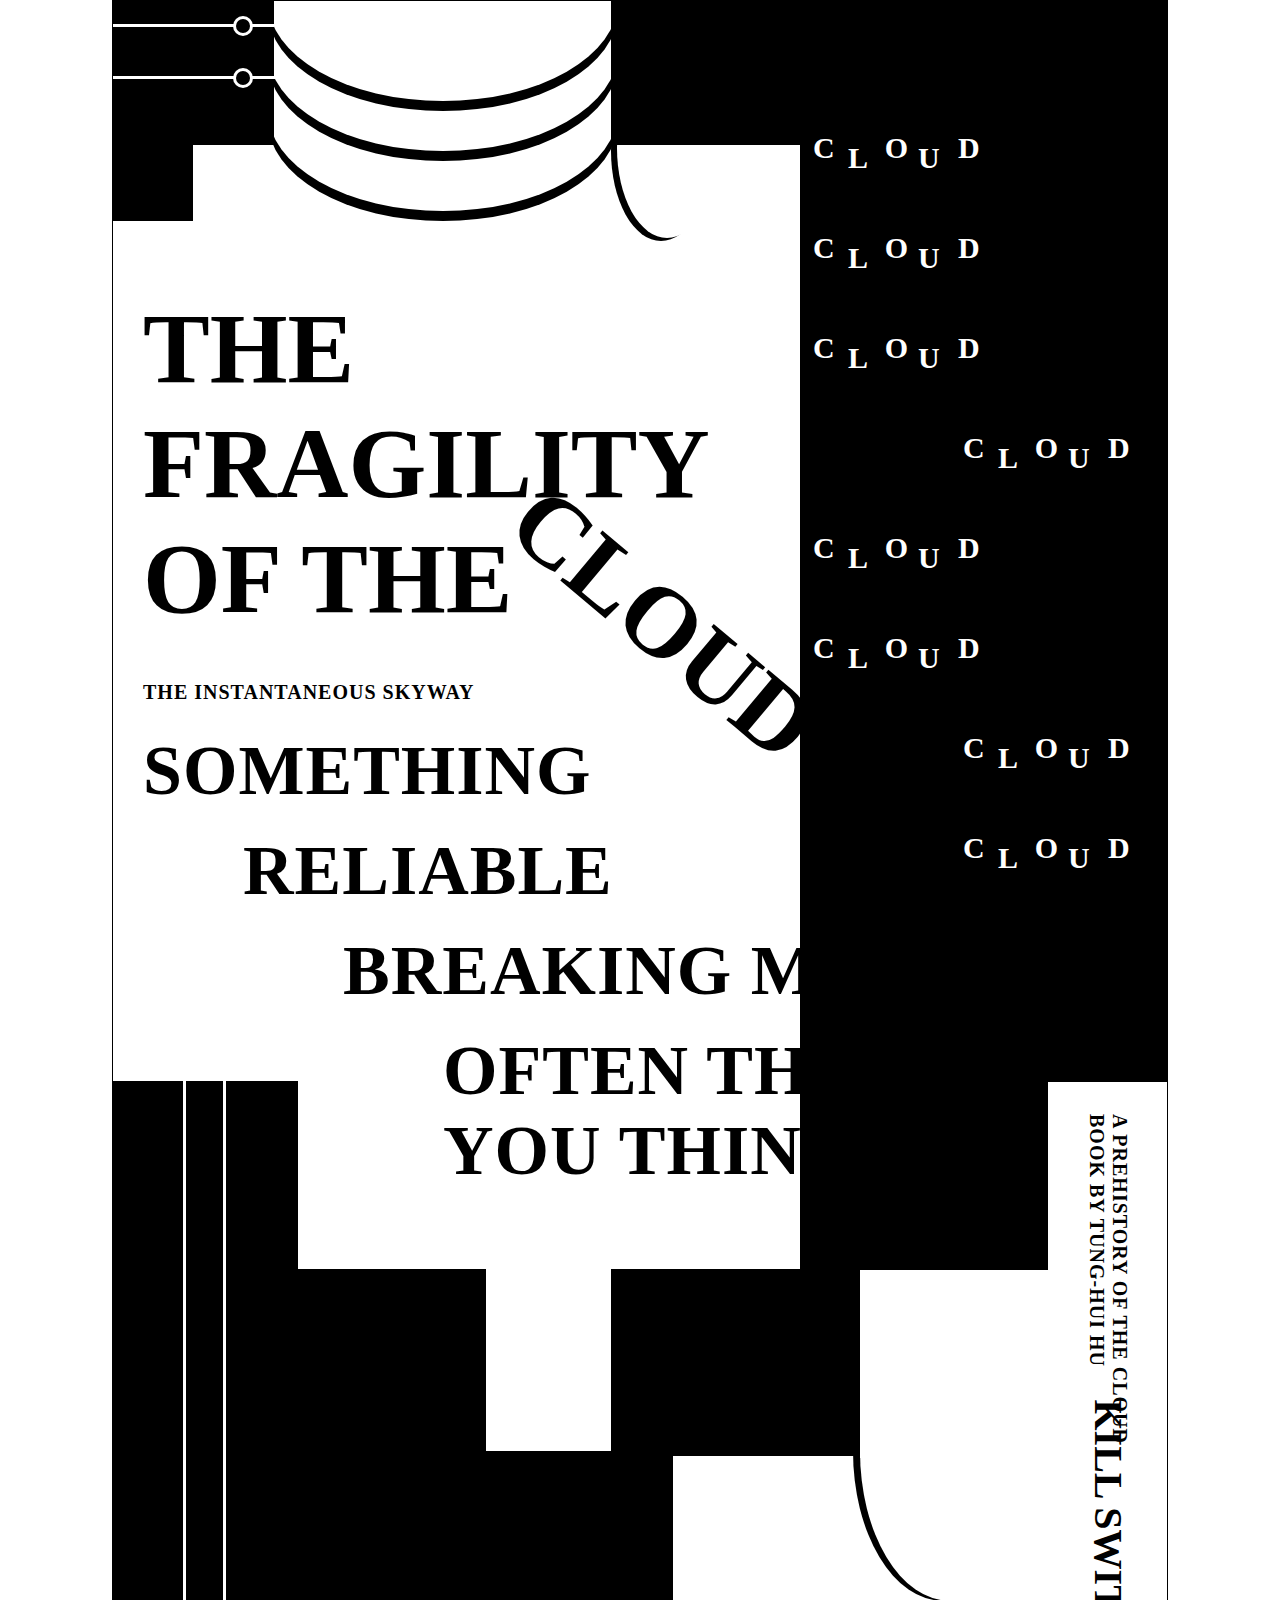
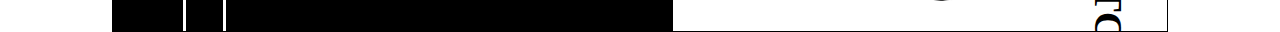
<file: index.html>
<!DOCTYPE html>
<html>
<head>
	<meta charset="utf-8">
	<meta name="viewport" content="width=device-width, initial-scale=1">
	<title>Reading Response 3</title>
	<link rel="stylesheet" href="css/main.css">
</head>
<body>

	<div id="page">
<!-- ellipses at top -->
		<div class="ellipses-group-1">
			<div class="ellipse-black-1"></div>
			<div class="ellipse-white-1"></div>
			<div class="ellipse-black-2"></div>
			<div class="ellipse-white-2"></div>
			<div class="ellipse-black-3"></div>
			<div class="ellipse-white-3"></div>
			<div class="ellipse-black-4"></div>
			<div class="ellipse-white-4"></div>
		</div>
<!-- top left rectangles -->
		<div class="rectangle-1"></div>
		<div class="rectangle-2"></div>
<!-- title -->
		<h1 class="fragility-of">THE<br>FRAGILITY<br>OF THE</h1>
		<h1 class="slanted-cloud">CLOUD</h1>
<!-- Quote -->
		<h2 class="something">SOMETHING</h2>
		<h2 class="reliable">RELIABLE</h2>
		<h2 class="breaks">BREAKING MORE</h2>
		<h2 class="often-than">OFTEN THAN<br>YOU THINK!</h2>
<!-- large O for background -->
<!--<h1 class="large-o">O<h1>-->
<!-- BACKGROUND BLOCKS -->
		<div class="background-blocks">
			<div class="bg-1"></div>
			<div class="bg-2"></div>
			<div class="bg-3"></div>
			<div class="bg-4"></div>
			<div class="bg-5"></div>
			<div class="bg-6"></div>
			<div class="bg-7"></div>
		</div>
<!-- White lines top -->
		<div class="white-top">
			<div class="white-top-1"></div>
			<div class="white-top-2"></div>
		</div>
<!-- White circles top -->
		<div class="white-circles-top">
			<div class="white-circle-1"></div>
			<div class="white-circle-2"></div>
		</div>
<!-- Black circles top -->
		<div class="black-circles-top">
			<div class="black-circle-1"></div>
			<div class="black-circle-2"></div>
		</div>
<!-- broken cloud into cod and lu on the right -->
		<div class="broken-cloud-1">
			<h1 class="cod">COD</h1>
			<h1 class="lu">LU</h1>
		</div>
		<div class="broken-cloud-2">
			<h1 class="cod">COD</h1>
			<h1 class="lu">LU</h1>
		</div>
		<div class="broken-cloud-3">
			<h1 class="cod">COD</h1>
			<h1 class="lu">LU</h1>
		</div>
		<div class="broken-cloud-4">
			<h1 class="cod">COD</h1>
			<h1 class="lu">LU</h1>
		</div>
		<div class="broken-cloud-5">
			<h1 class="cod">COD</h1>
			<h1 class="lu">LU</h1>
		</div>
		<div class="broken-cloud-6">
			<h1 class="cod">COD</h1>
			<h1 class="lu">LU</h1>
		</div>
		<div class="broken-cloud-7">
			<h1 class="cod">COD</h1>
			<h1 class="lu">LU</h1>
		</div>
		<div class="broken-cloud-8">
			<h1 class="cod">COD</h1>
			<h1 class="lu">LU</h1>
		</div>
		<h2 class="prehistory">A PREHISTORY OF THE CLOUD<br>BOOK BY TUNG-HUI HU<h2>
		<h2 class="kill-switch">KILL SWITCH</h2>
<!-- ellipses at bottom -->
		<div class="ellipses-group-2">
			<div class="ellipse-black-5"></div>
			<div class="ellipse-white-5"></div>
			<div class="ellipse-cover-1"></div>
		</div>
<!-- White rectangles -->
		<div class="white-rectangles">
			<div class="white-rectangle-1"></div>
			<div class="white-rectangle-2"></div>
		</div>
<!-- The Instantaneous Skyway -->
		<h2 class="instantaneous-skyway">THE INSTANTANEOUS SKYWAY</h2>
	</div>




	<script
  src="https://code.jquery.com/jquery-3.6.0.min.js"
  integrity="sha256-/xUj+3OJU5yExlq6GSYGSHk7tPXikynS7ogEvDej/m4="
  crossorigin="anonymous"></script>
	<script src="js/script.js"></script>
</body>
</html>
</file>
<file: css/main.css>
* {
	margin: 0;
	padding: 0;
	box-sizing: border-box;

}

#page {
	width: 11in;
	height: 17in;
	border: 1px solid #000;
	transform-origin: 50% 0%;
	margin: auto;
	overflow: hidden;
	position: relative;

}


@media print {

	#page {
		border: none!important; /*overide the the border around the poster when you print*/
		transform: scale(1)!important; /*override the page scaling*/


	}

}


/*** DELETE AND EDIT CONTENT HERE ***/

/*! Generated by Font Squirrel (https://www.fontsquirrel.com) on November 18, 2021 */
/* Alagard created by Hewett Tsoi */
@font-face {
    font-family: 'alagardmedium';
    src: url('file:///Users/angelalam/Documents/OCAD U/Fifth Fall 2021/Interactive Media – Web/IM-Web – Readings/IM-Web-Reading-3/poster_template/IMW-R3-Fonts/alagard-webfont.woff2') format('woff2'),
         url('file:///Users/angelalam/Documents/OCAD U/Fifth Fall 2021/Interactive Media – Web/IM-Web – Readings/IM-Web-Reading-3/poster_template/IMW-R3-Fonts/alagard-webfont.woff') format('woff');
    font-weight: normal;
    font-style: normal;
}

/*Aldo the Apache by AJ Paglia */
@font-face {
    font-family: 'aldo_the_apacheregular';
    src: url('file:///Users/angelalam/Documents/OCAD U/Fifth Fall 2021/Interactive Media – Web/IM-Web – Readings/IM-Web-Reading-3/poster_template/IMW-R3-Fonts/aldotheapache-webfont.woff2') format('woff2'),
         url('file:///Users/angelalam/Documents/OCAD U/Fifth Fall 2021/Interactive Media – Web/IM-Web – Readings/IM-Web-Reading-3/poster_template/IMW-R3-Fonts/aldotheapache-webfont.woff') format('woff');
    font-weight: normal;
    font-style: normal;
}


	h1, h2, h3 {
		max-width: 85%;

		}

	h1 {
		font-family: 'alagardmedium';
		padding: 30px;
		}

/* Top left rectangles */
	.rectangle-1 {
		background-color: black;
		position: absolute;
		top: 0px;
		left: 0px;
		height: 220px;
		width: 80px;
	}
	.rectangle-2 {
		background-color: black;
		position: absolute;
		top: 0px;
		left: 78px;
		height: 144px;
		width: 83px;
	}

/* Ellipses at the top */
/* Circle shape @ https://css-tricks.com/the-shapes-of-css/ */
	.ellipse-black-1 {
		background-color: black;
		position: absolute;
		border-radius: 50%;
		height: 200px;
		width: 350px;
		top: 20px;
		left: 155px;
	}
	.ellipse-white-1 {
		background-color: white;
		position: absolute;
		border-radius: 50%;
		height: 200px;
		width: 350px;
		top: 10px;
		left: 155px;
	}

	.ellipse-black-2 {
		background-color: black;
		position: absolute;
		border-radius: 50%;
		height: 200px;
		width: 350px;
		top: -40px;
		left: 155px;
	}
	.ellipse-white-2 {
		background-color: white;
		position: absolute;
		border-radius: 50%;
		height: 200px;
		width: 350px;
		top: -50px;
		left: 155px;
	}
	.ellipse-black-3 {
		background-color: black;
		position: absolute;
		border-radius: 50%;
		height: 200px;
		width: 350px;
		top: -90px;
		left: 155px;
	}
	.ellipse-white-3 {
		background-color: white;
		position: absolute;
		border-radius: 50%;
		height: 200px;
		width: 350px;
		top: -100px;
		left: 155px;
	}
	.ellipse-black-4 {
		background-color: black;
		position: absolute;
		border-radius: 50%;
		height: 180px;
		width: 100px;
		top: 60px;
		left: 498px;
	}
	.ellipse-white-4 {
		background-color: white;
		position: absolute;
		border-radius: 50%;
		height: 180px;
		width: 100px;
		top: 57px;
		left: 504px;
	}

/* Ellipses at the bottom */
	.ellipse-black-5 {
		background-color: black;
		position: absolute;
		border-radius: 50%;
		height: 300px;
		width: 180px;
		top: 1300px;
		left: 740px;
	}
	.ellipse-white-5 {
		background-color: white;
		position: absolute;
		border-radius: 50%;
		height: 300px;
		width: 180px;
		top: 1300px;
		left: 747px;
	}
	.ellipse-cover-1 {
		background-color: white;
		position: absolute;
		height: 188px;
		width: 200px;
		top: 1269px;
		left: 747.15px;
	}

/* White top lines */
	.white-top-1 {
		background-color: white;
		position: absolute;
		top: 23px;
		left: 0px;
		height: 3px;
		width: 161px;
	}
	.white-top-2 {
		background-color: white;
		position: absolute;
		top: 75px;
		left: 0px;
		height: 3px;
		width: 162px;
	}

/* White circles top */
	.white-circle-1 {
		background-color: white;
		position: absolute;
		border-radius: 50%;
		top: 15px;
		left: 120px;
		height: 20px;
		width: 20px;
	}
	.white-circle-2 {
		background-color: white;
		position: absolute;
		border-radius: 50%;
		top: 67px;
		left: 120px;
		height: 20px;
		width: 20px;
	}
/* Black circles top */
	.black-circle-1 {
		background-color: black;
		position: absolute;
		border-radius: 50%;
		top: 18px;
		left: 123px;
		height: 14px;
		width: 14px;
	}
	.black-circle-2 {
		background-color: black;
		position: absolute;
		border-radius: 50%;
		top: 70px;
		left: 123px;
		height: 14px;
		width: 14px;
	}

/* Title */
	.fragility-of {
		font-size: 100px;
		font-family: 'alagardmedium';
		padding: 30px;
		position: absolute;
		top: 260px;
		left: 0px;
	}
	.slanted-cloud {
		font-size: 100px;
		font-family: 'alagardmedium';
		padding: 30px;
		position: absolute;
		top: 535px;
		left: 340px;
		transform: rotate(40deg);
	}
/* QUOTE */
	.something {
		font-size: 70px;
		font-family: 'aldo_the_apacheregular';
		letter-spacing: 1px;
		padding: 30px;
		position: absolute;
		top: 700px;
		left: 0px;
	}
	.reliable {
		font-size: 70px;
		font-family: 'aldo_the_apacheregular';
		letter-spacing: 1px;
		padding: 30px;
		position: absolute;
		top: 800px;
		left: 100px;
	}
	.breaks {
		font-size: 70px;
		font-family: 'aldo_the_apacheregular';
		letter-spacing: 1px;
		padding: 30px;
		position: absolute;
		top: 900px;
		left: 200px;
	}
	.often-than {
		font-size: 70px;
		font-family: 'aldo_the_apacheregular';
		letter-spacing: 1px;
		padding: 30px;
		position: absolute;
		top: 1000px;
		left: 300px;
	}

/* Enlarged O */
/*	.large-o {
		font-size: 3000px;
		font-family: 'alagardmedium';
		position: absolute;
		top: -1000px;
		left: -470px;
	} */

/* Background Blocks */
	.bg-1 {
		background-color: black;
		position: absolute;
		top: 1080px;
		left: 0px;
		height: 600px;
		width: 185px;
	}
	.bg-2 {
		background-color: black;
		position: absolute;
		top: 1268px;
		left: 184px;
		height: 610px;
		width: 189px;
	}
	.bg-3 {
		background-color: black;
		position: absolute;
		top: 1268px;
		left: 498px;
		height: 187px;
		width: 252px;
	}
	.bg-4 {
		background-color: black;
		position: absolute;
		top: 1450px;
		left: 300px;
		height: 185px;
		width: 260px;
	}
	.bg-5 {
		background-color: black;
		position: absolute;
		top: 0px;
		left: 687px;
		height: 1081px;
		width: 400px;
	}
	.bg-6 {
		background-color: black;
		position: absolute;
		top: 1079px;
		left: 687px;
		height: 190px;
		width: 248px;
	}
	.bg-7 {
		background-color: black;
		position: absolute;
		top: 0px;
		left: 498px;
		height: 144px;
		width: 252px;
	}

/* COD + LU on the right */
	.broken-cloud-1 {
		position: absolute;
		top: -200px;
		left: 670px;
	}
	.broken-cloud-2 {
		position: absolute;
		top: -100px;
		left: 670px;
	}
	.broken-cloud-3 {
		position: absolute;
		top: 0px;
		left: 670px;
	}
	.broken-cloud-4 {
		position: absolute;
		top: 100px;
		left: 820px;
	}
	.broken-cloud-5 {
		position: absolute;
		top: 200px;
		left: 670px;
	}
	.broken-cloud-6 {
		position: absolute;
		top: 300px;
		left: 670px;
	}
	.broken-cloud-7 {
		position: absolute;
		top: 400px;
		left: 820px;
	}
	.broken-cloud-8 {
		position: absolute;
		top: 500px;
		left: 820px;
	}

	.cod {
		font-size: 30px;
		font-family: 'aldo_the_apacheregular';
		letter-spacing: 50px;
		color: white;
		position: absolute;
		top: 300px;
		left: 0px;
	}
	.lu {
		font-size: 30px;
		font-family: 'aldo_the_apacheregular';
		letter-spacing: 50px;
		color: white;
		position: absolute;
		top: 310px;
		left: 35px;
	}

/* White Rectangles */
	.white-rectangle-1 {
		background-color: white;
		position: absolute;
		top: 1000px;
		left: 110px;
		width: 3px;
		height: 640px;
	}
	.white-rectangle-2 {
		background-color: white;
		position: absolute;
		top: 1000px;
		left: 70px;
		width: 3px;
		height: 640px;
	}

/* PREHISTORY OF THE CLOUD */
	.prehistory {
		color: black;
		font-size: 20px;
		font-family: 'aldo_the_apacheregular';
		letter-spacing: 1px;
		transform: rotate(90deg);
		position: absolute;
		top: 1340px;
		left: 745px;
		width: 500px;
	}

/* KILL SWITCH */
	.kill-switch {
		color: black;
		font-size: 40px;
		font-family: 'aldo_the_apacheregular';
		transform: rotate(90deg);
		position: absolute;
		top: 1625px;
		left: 745px;
		width: 500px;
	}

/* THE INSTANTANEOUS SKYWAY */
	.instantaneous-skyway {
		color: black;
		font-size: 20px;
		font-family: 'aldo_the_apacheregular';
		letter-spacing: 1px;
		position: absolute;
		top: 680px;
		left: 30px;
		width: 500px;
	}
</file>
